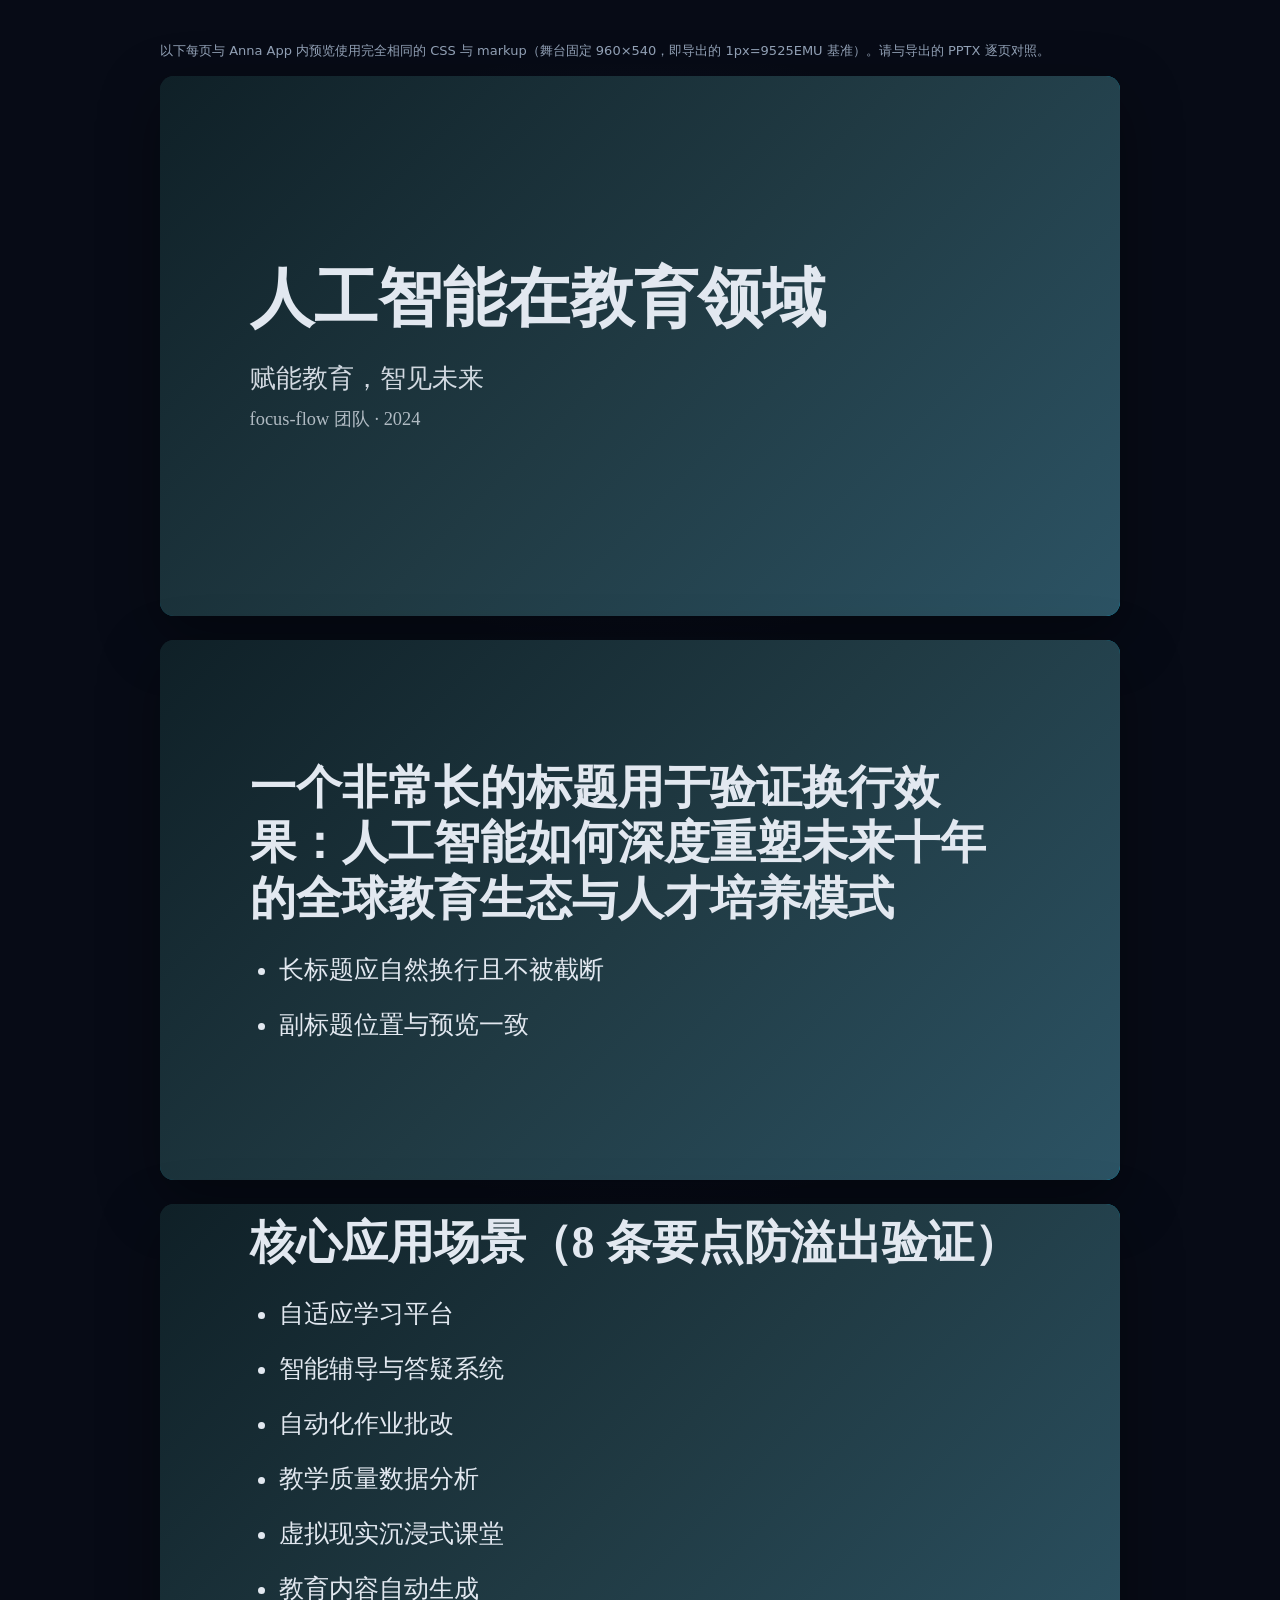
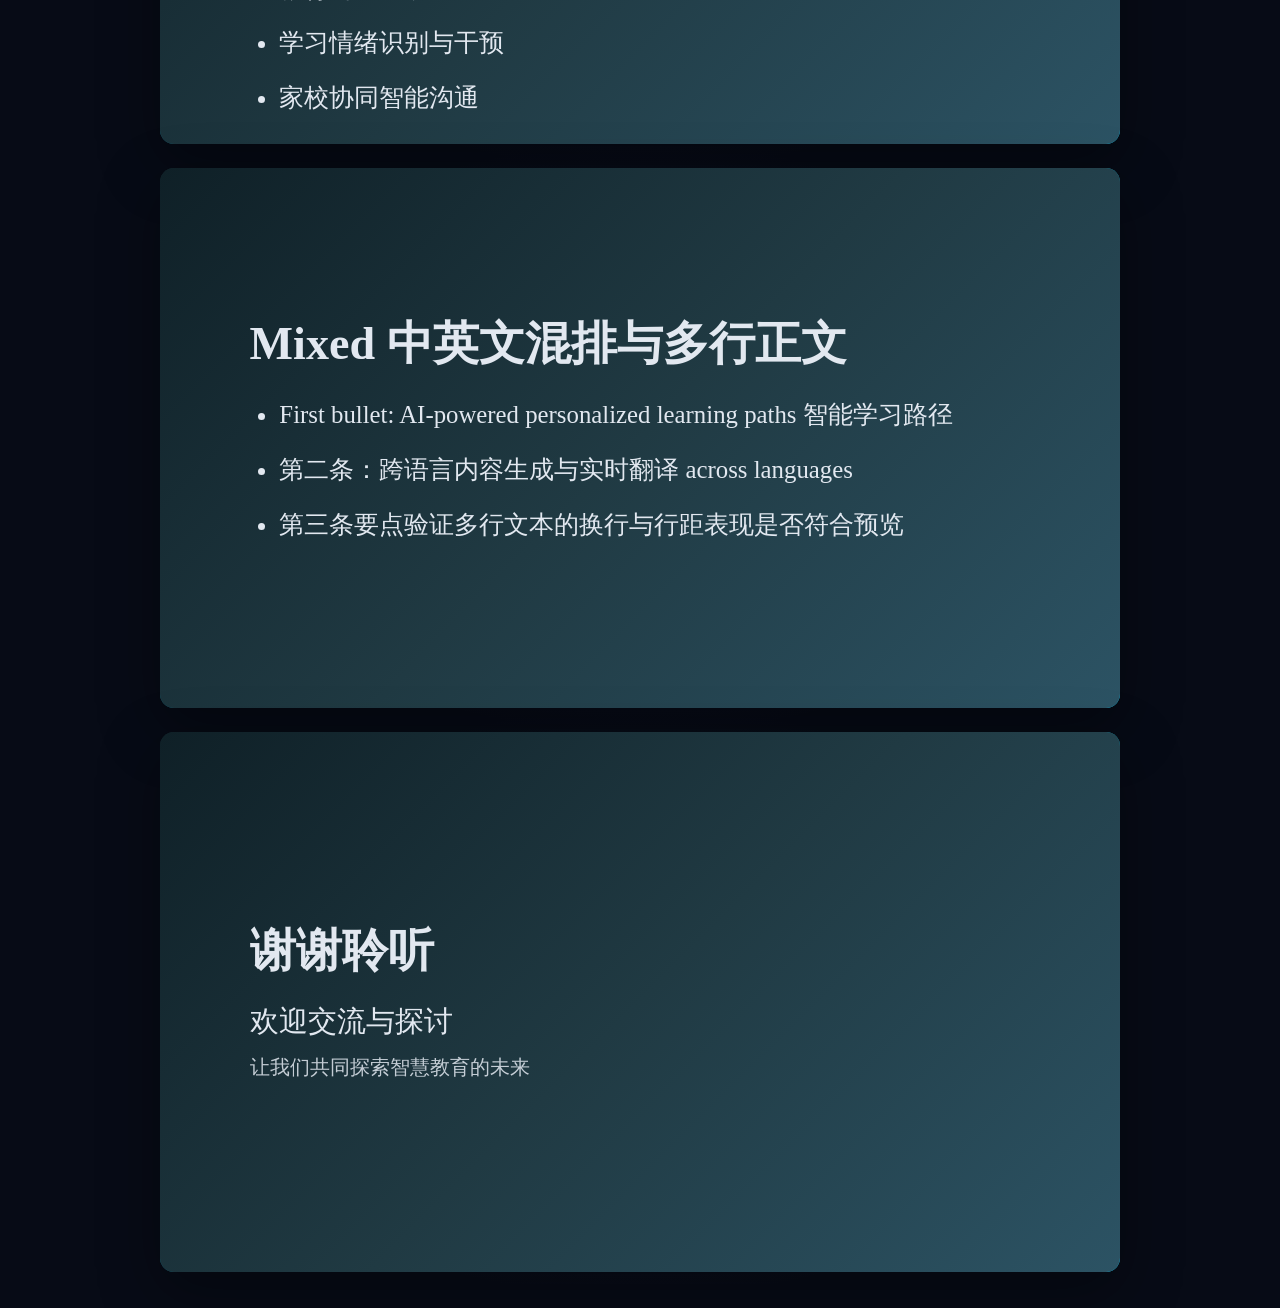
<file: samples/preview.html>
<!DOCTYPE html>
<html lang="zh-CN">
<head>
<meta charset="UTF-8">
<title>preview — 排版对照（与 app 预览同 CSS/markup，舞台 960x540）</title>
<link rel="stylesheet" href="../bundle/css/style.css">
<style>
  :root {
    --sf-accent: #00D4FF; --sf-bg: #0F2027; --sf-fg: #E2E8F0;
    --sf-heading-font: Inter; --sf-body-font: Roboto;
  }
  body { background: #070b16; margin: 0; padding: 24px; }
  .sf-stage-wrap { min-height: 0; padding: 12px; }
  .sf-stage { width: 960px; height: 540px; margin: 0 auto; }
  .sf-slide { background: linear-gradient(135deg,#0F2027 0%,#203A43 50%,#2C5364 100%); }
  h3.cap { color: #94a3b8; font: 13px system-ui; max-width: 960px; margin: 18px auto 4px; }
</style>
</head>
<body>
<h3 class="cap">以下每页与 Anna App 内预览使用完全相同的 CSS 与 markup（舞台固定 960×540，即导出的 1px=9525EMU 基准）。请与导出的 PPTX 逐页对照。</h3>
<div class="sf-stage-wrap"><div class="sf-stage"><article class="sf-slide sf-slide-title"><div class="sf-inner"><h1 class="sf-slide-title-text">人工智能在教育领域</h1><p class="sf-subtitle">赋能教育，智见未来</p><p class="sf-author">focus-flow 团队 · 2024</p></div></article></div></div>
<div class="sf-stage-wrap"><div class="sf-stage"><article class="sf-slide sf-slide-content"><div class="sf-inner"><h2 class="sf-slide-title-text">一个非常长的标题用于验证换行效果：人工智能如何深度重塑未来十年的全球教育生态与人才培养模式</h2><ul class="sf-bullets"><li class="sf-bullet">长标题应自然换行且不被截断</li><li class="sf-bullet">副标题位置与预览一致</li></ul></div></article></div></div>
<div class="sf-stage-wrap"><div class="sf-stage"><article class="sf-slide sf-slide-content"><div class="sf-inner"><h2 class="sf-slide-title-text">核心应用场景（8 条要点防溢出验证）</h2><ul class="sf-bullets"><li class="sf-bullet">自适应学习平台</li><li class="sf-bullet">智能辅导与答疑系统</li><li class="sf-bullet">自动化作业批改</li><li class="sf-bullet">教学质量数据分析</li><li class="sf-bullet">虚拟现实沉浸式课堂</li><li class="sf-bullet">教育内容自动生成</li><li class="sf-bullet">学习情绪识别与干预</li><li class="sf-bullet">家校协同智能沟通</li></ul></div></article></div></div>
<div class="sf-stage-wrap"><div class="sf-stage"><article class="sf-slide sf-slide-content"><div class="sf-inner"><h2 class="sf-slide-title-text">Mixed 中英文混排与多行正文</h2><ul class="sf-bullets"><li class="sf-bullet">First bullet: AI-powered personalized learning paths 智能学习路径</li><li class="sf-bullet">第二条：跨语言内容生成与实时翻译 across languages</li><li class="sf-bullet">第三条要点验证多行文本的换行与行距表现是否符合预览</li></ul></div></article></div></div>
<div class="sf-stage-wrap"><div class="sf-stage"><article class="sf-slide sf-slide-closing"><div class="sf-inner"><h1 class="sf-slide-title-text">谢谢聆听</h1><p class="sf-closing-line">欢迎交流与探讨</p><p class="sf-takeaway">让我们共同探索智慧教育的未来</p></div></article></div></div>
</body>
</html>
</file>
<file: bundle/css/style.css>
/* ==========================================================================
   SlideForge — Stylesheet
   Pure CSS. No frameworks, no preprocessors, no build step.
   ========================================================================== */

:root {
  --sf-accent: #6366f1;
  --sf-bg: #0f172a;
  --sf-fg: #e2e8f0;
  --sf-heading-font: Georgia, "Times New Roman", serif;
  --sf-body-font: system-ui, -apple-system, "Segoe UI", Roboto, sans-serif;
  --sf-surface: rgba(255, 255, 255, 0.05);
  --sf-surface-strong: rgba(255, 255, 255, 0.09);
  --sf-border: rgba(255, 255, 255, 0.14);
  --sf-radius: 14px;
  --sf-shadow: 0 20px 60px rgba(0, 0, 0, 0.35);
  --sf-ui-bg: #0b1120;
  --sf-ui-fg: #e2e8f0;
  --sf-ui-muted: #94a3b8;
}

* { box-sizing: border-box; }
html { scroll-behavior: smooth; }
body {
  margin: 0;
  font-family: var(--sf-body-font);
  color: var(--sf-fg);
  background: var(--sf-ui-bg);
  min-height: 100vh;
  -webkit-font-smoothing: antialiased;
}
a { color: var(--sf-accent); }
img { max-width: 100%; }
button { font-family: inherit; }

/* ---------- Header ---------- */
.sf-header {
  display: flex; align-items: center; justify-content: space-between;
  padding: 14px 24px;
  border-bottom: 1px solid var(--sf-border);
  background: rgba(11, 17, 32, 0.85);
  backdrop-filter: blur(10px);
  position: sticky; top: 0; z-index: 50;
}
.sf-brand { display: flex; align-items: center; gap: 12px; text-decoration: none; color: var(--sf-fg); }
.sf-brand img { width: 44px; height: 44px; border-radius: 10px; }
.sf-brand-name { font-weight: 800; font-size: 1.25rem; letter-spacing: -0.02em; }
.sf-brand-tag { font-size: 0.72rem; color: var(--sf-ui-muted); display: block; margin-top: 1px; }
.sf-header-links { display: flex; gap: 10px; align-items: center; flex-wrap: wrap; }

.sf-btn {
  appearance: none; border: 1px solid var(--sf-border); background: var(--sf-surface);
  color: var(--sf-ui-fg); border-radius: 10px; padding: 9px 16px; font-size: 0.9rem;
  cursor: pointer; transition: all 0.18s ease; display: inline-flex; align-items: center; gap: 6px;
}
.sf-btn:hover { background: var(--sf-surface-strong); transform: translateY(-1px); }
.sf-btn-primary {
  background: var(--sf-accent); border-color: var(--sf-accent); color: #fff; font-weight: 700;
}
.sf-btn-primary:hover { filter: brightness(1.12); }
.sf-btn-ghost { background: transparent; }
.sf-btn-action { background: rgba(255,255,255,0.08); border-color: rgba(255,255,255,0.25); }
.sf-btn-nav { min-width: 92px; justify-content: center; font-weight: 700; }

/* ---------- Hero / landing ---------- */
.sf-hero {
  text-align: center; padding: 64px 24px 40px;
  background:
    radial-gradient(1000px 400px at 50% -10%, rgba(99,102,241,0.22), transparent 60%),
    linear-gradient(180deg, #0b1120, #0f1526);
}
.sf-hero h1 {
  font-family: var(--sf-heading-font); font-size: clamp(2rem, 5vw, 3.4rem);
  margin: 28px 0 14px; letter-spacing: -0.02em;
}
.sf-hero h1 span { color: var(--sf-accent); }
.sf-hero p.sf-lead {
  max-width: 860px; margin: 0 auto; color: var(--sf-ui-muted);
  font-size: clamp(1rem, 2vw, 1.15rem); line-height: 1.6;
}
.sf-logo-hero { width: 130px; height: 130px; border-radius: 28px; box-shadow: var(--sf-shadow); }

/* ---------- Generator form ---------- */
.sf-form-card {
  max-width: 960px; margin: -24px auto 48px; background: var(--sf-surface-strong);
  border: 1px solid var(--sf-border); border-radius: var(--sf-radius);
  padding: 26px; box-shadow: var(--sf-shadow);
}
.sf-form-card h2 { margin: 0 0 6px; font-size: 1.15rem; }
.sf-form-row { display: flex; gap: 10px; margin-top: 16px; flex-wrap: wrap; }
.sf-input, .sf-select {
  flex: 1; min-width: 140px; appearance: none;
  background: rgba(0,0,0,0.3); border: 1px solid var(--sf-border); color: var(--sf-fg);
  border-radius: 10px; padding: 12px 14px; font-size: 1rem; font-family: inherit;
}
.sf-input:focus, .sf-select:focus { outline: 2px solid var(--sf-accent); outline-offset: 1px; }
.sf-select { background-image: url("data:image/svg+xml,%3Csvg xmlns='http://www.w3.org/2000/svg' width='12' height='8' viewBox='0 0 12 8'%3E%3Cpath fill='%2394a3b8' d='M6 8L0 0h12z'/%3E%3C/svg%3E");
  background-repeat: no-repeat; background-position: right 14px center; padding-right: 34px; }


/* 主题输入框优先伸展；补充说明占满整行 */
.sf-form-row .sf-topic { flex: 2 1 360px; }
.sf-form-row .sf-extra {
  flex: 1 1 100%; min-width: 100%; resize: vertical; line-height: 1.5;
  font-family: inherit; margin-top: 2px;
}

.sf-chips { display: flex; gap: 8px; flex-wrap: wrap; margin-top: 16px; }
.sf-example {
  appearance: none; background: var(--sf-surface); border: 1px solid var(--sf-border);
  color: var(--sf-ui-muted); border-radius: 999px; padding: 7px 14px; font-size: 0.82rem;
  cursor: pointer; text-align: left;
}
.sf-example:hover { color: var(--sf-fg); border-color: var(--sf-accent); }

.sf-status {
  margin-top: 14px; font-size: 0.9rem; color: var(--sf-ui-muted); min-height: 1.4em;
}
.sf-status-info { color: #93c5fd; }
.sf-status-error { color: #fda4af; }

/* ---------- Features grid ---------- */
.sf-features { max-width: 1100px; margin: 0 auto; padding: 0 24px 64px; }
.sf-features h2 { text-align: center; font-family: var(--sf-heading-font); font-size: 1.8rem; margin-bottom: 28px; }
.sf-feature-grid { display: grid; grid-template-columns: repeat(auto-fit, minmax(250px, 1fr)); gap: 18px; }
.sf-feature {
  background: var(--sf-surface); border: 1px solid var(--sf-border);
  border-radius: var(--sf-radius); padding: 22px;
}
.sf-feature h3 { margin: 0 0 8px; font-size: 1.05rem; }
.sf-feature p { margin: 0; color: var(--sf-ui-muted); font-size: 0.92rem; line-height: 1.55; }
.sf-feature .sf-feat-icon { font-size: 1.6rem; margin-bottom: 10px; display: block; }

/* ---------- Recent decks ---------- */
.sf-recent { max-width: 960px; margin: 0 auto 56px; padding: 0 24px; }
.sf-recent h3 { margin: 0 0 12px; font-size: 1.05rem; color: var(--sf-ui-muted); }
.sf-saved-btn {
  appearance: none; display: block; width: 100%; text-align: left;
  background: var(--sf-surface); border: 1px solid var(--sf-border); color: var(--sf-fg);
  border-radius: 10px; padding: 12px 16px; margin-bottom: 8px; font-size: 0.95rem; cursor: pointer;
}
.sf-saved-btn:hover { border-color: var(--sf-accent); }

/* ---------- Editor stage ---------- */
.sf-editor-shell { display: none; min-height: calc(100vh - 73px); }
.sf-stage-wrap {
  display: flex; flex-direction: column; align-items: center; justify-content: center;
  padding: 24px;
  background:
    radial-gradient(800px 500px at 50% 50%, rgba(99,102,241,0.10), transparent 60%),
    #070b16;
  min-height: calc(100vh - 150px);
}
.sf-stage {
  width: min(100%, 1080px); aspect-ratio: 16 / 9;
  border-radius: var(--sf-radius); box-shadow: var(--sf-shadow);
  position: relative; overflow: hidden;
  background: linear-gradient(135deg, var(--sf-bg), var(--sf-accent));
  color: var(--sf-fg);
}
.sf-slide { width: 100%; height: 100%; display: flex; flex-direction: column; justify-content: center; padding: 6vh 7vw; }
.sf-inner { max-width: 900px; width: 100%; }
.sf-slide-title-text {
  font-family: var(--sf-heading-font); font-size: clamp(1.6rem, 3.6vw, 3rem);
  margin: 0 0 24px; line-height: 1.2; color: var(--sf-fg);
}
.sf-slide-title .sf-slide-title-text { font-size: clamp(2rem, 5vw, 4rem); }
.sf-subtitle { font-size: clamp(1.1rem, 2.2vw, 1.6rem); margin: 0 0 10px; opacity: 0.92; }
.sf-author { font-size: clamp(0.95rem, 1.6vw, 1.15rem); color: var(--sf-fg); opacity: 0.75; margin: 0; }
.sf-closing-line { font-size: clamp(1.2rem, 2.4vw, 1.8rem); margin: 0 0 12px; }
.sf-takeaway { font-size: clamp(1rem, 1.8vw, 1.25rem); opacity: 0.85; margin: 0; }
.sf-bullets { margin: 0; padding-left: 1.2em; font-size: clamp(1.05rem, 2vw, 1.55rem); line-height: 1.65; }
.sf-bullet { margin-bottom: 14px; }
.sf-notes {
  position: absolute; left: 7vw; bottom: 14px; right: 7vw; font-size: 0.78rem;
  opacity: 0.55; font-style: italic; border-top: 1px solid rgba(255,255,255,0.25);
  padding-top: 8px;
}

/* ---------- Toolbar ---------- */
.sf-toolbar {
  display: flex; gap: 8px; align-items: center; justify-content: center; flex-wrap: wrap;
  padding: 14px 16px; background: rgba(11,17,32,0.9);
  border: 1px solid var(--sf-border); border-radius: 12px; margin-top: 18px;
}
.sf-counter { font-weight: 800; font-size: 0.95rem; min-width: 48px; text-align: center; color: var(--sf-ui-muted); }

/* ---------- Editing ---------- */
.sf-editable {
  outline: 2px dashed rgba(255, 255, 255, 0.55) !important; outline-offset: 3px;
  background: rgba(255,255,255,0.04); border-radius: 4px; padding: 2px 6px; cursor: text;
}
.sf-slide.closing { }

/* ---------- Footer ---------- */
.sf-footer {
  border-top: 1px solid var(--sf-border); padding: 26px 24px;
  display: flex; gap: 18px; align-items: center; justify-content: space-between; flex-wrap: wrap;
  color: var(--sf-ui-muted); font-size: 0.88rem;
}
.sf-footer-links { display: flex; gap: 14px; flex-wrap: wrap; }
.sf-footer a { color: var(--sf-ui-muted); text-decoration: none; }
.sf-footer a:hover { color: var(--sf-accent); }

/* ---------- Key hint banner ---------- */
.sf-key-hint {
  display: none; max-width: 680px; margin: 0 auto 20px; padding: 14px 18px;
  background: rgba(250, 204, 21, 0.08); border: 1px solid rgba(250, 204, 21, 0.35);
  border-radius: 12px; font-size: 0.88rem; color: #fde68a; line-height: 1.5;
}
.sf-key-hint code { background: rgba(0,0,0,0.3); padding: 2px 6px; border-radius: 5px; font-size: 0.85em; }

/* ---------- Responsive ---------- */
@media (max-width: 640px) {
  .sf-header { padding: 10px 14px; }
  .sf-hero { padding: 40px 16px 28px; }
  .sf-form-card { margin: -16px 10px 36px; padding: 18px; }
  .sf-stage { aspect-ratio: 3 / 4; }
  .sf-toolbar { gap: 6px; }
  .sf-btn { padding: 8px 11px; font-size: 0.82rem; }
  .sf-btn-nav { min-width: 74px; }
}

/* ---------- Print (PDF export targets this) ---------- */
@media print {
  .sf-header, .sf-toolbar, .sf-footer, .sf-notes, .sf-key-hint { display: none !important; }
}

/* ---------- Outline editor ---------- */
.sf-outline-shell { display: none; max-width: 960px; margin: 0 auto 48px; padding: 0 24px; }
.sf-outline-head { display: flex; align-items: baseline; gap: 14px; margin: 8px 0 14px; }
.sf-outline-head h2 { margin: 0; font-size: 1.2rem; }
.sf-outline-meta { color: var(--sf-ui-muted); font-size: 0.85rem; }
.sf-outline-list { display: flex; flex-direction: column; gap: 12px; max-height: 52vh; overflow-y: auto; padding-right: 4px; }
.sf-outline-card { background: var(--sf-surface-strong); border: 1px solid var(--sf-border); border-radius: var(--sf-radius); padding: 12px 14px; }
.sf-outline-card .sf-oc-head { display: flex; gap: 8px; align-items: center; margin-bottom: 8px; }
.sf-outline-card .sf-oc-num { color: var(--sf-ui-muted); font-size: 0.8rem; min-width: 44px; }
.sf-outline-card input.sf-oc-title { flex: 1; background: rgba(0,0,0,0.3); border: 1px solid var(--sf-border); color: var(--sf-fg); border-radius: 8px; padding: 8px 10px; font-size: 0.98rem; font-weight: 600; font-family: inherit; }
.sf-outline-card textarea.sf-oc-points { width: 100%; box-sizing: border-box; background: rgba(0,0,0,0.3); border: 1px solid var(--sf-border); color: var(--sf-fg); border-radius: 8px; padding: 8px 10px; font-size: 0.92rem; line-height: 1.55; font-family: inherit; resize: vertical; }
.sf-oc-move { background: none; border: 1px solid var(--sf-border); color: var(--sf-ui-muted); border-radius: 6px; padding: 4px 8px; cursor: pointer; font-size: 0.8rem; }
.sf-oc-move:hover { color: var(--sf-fg); }
.sf-oc-del { background: none; border: 1px solid var(--sf-border); color: #f87171; border-radius: 6px; padding: 4px 8px; cursor: pointer; font-size: 0.8rem; }
.sf-outline-actions { margin-top: 14px; display: flex; flex-direction: column; gap: 10px; }
.sf-outline-btns { display: flex; gap: 10px; justify-content: flex-end; flex-wrap: wrap; }

/* 工具栏主题下拉 */
.sf-toolbar .sf-theme-select { width: auto; min-width: 140px; flex: 0 1 auto; padding: 6px 30px 6px 10px; font-size: 0.85rem; }
</file>
